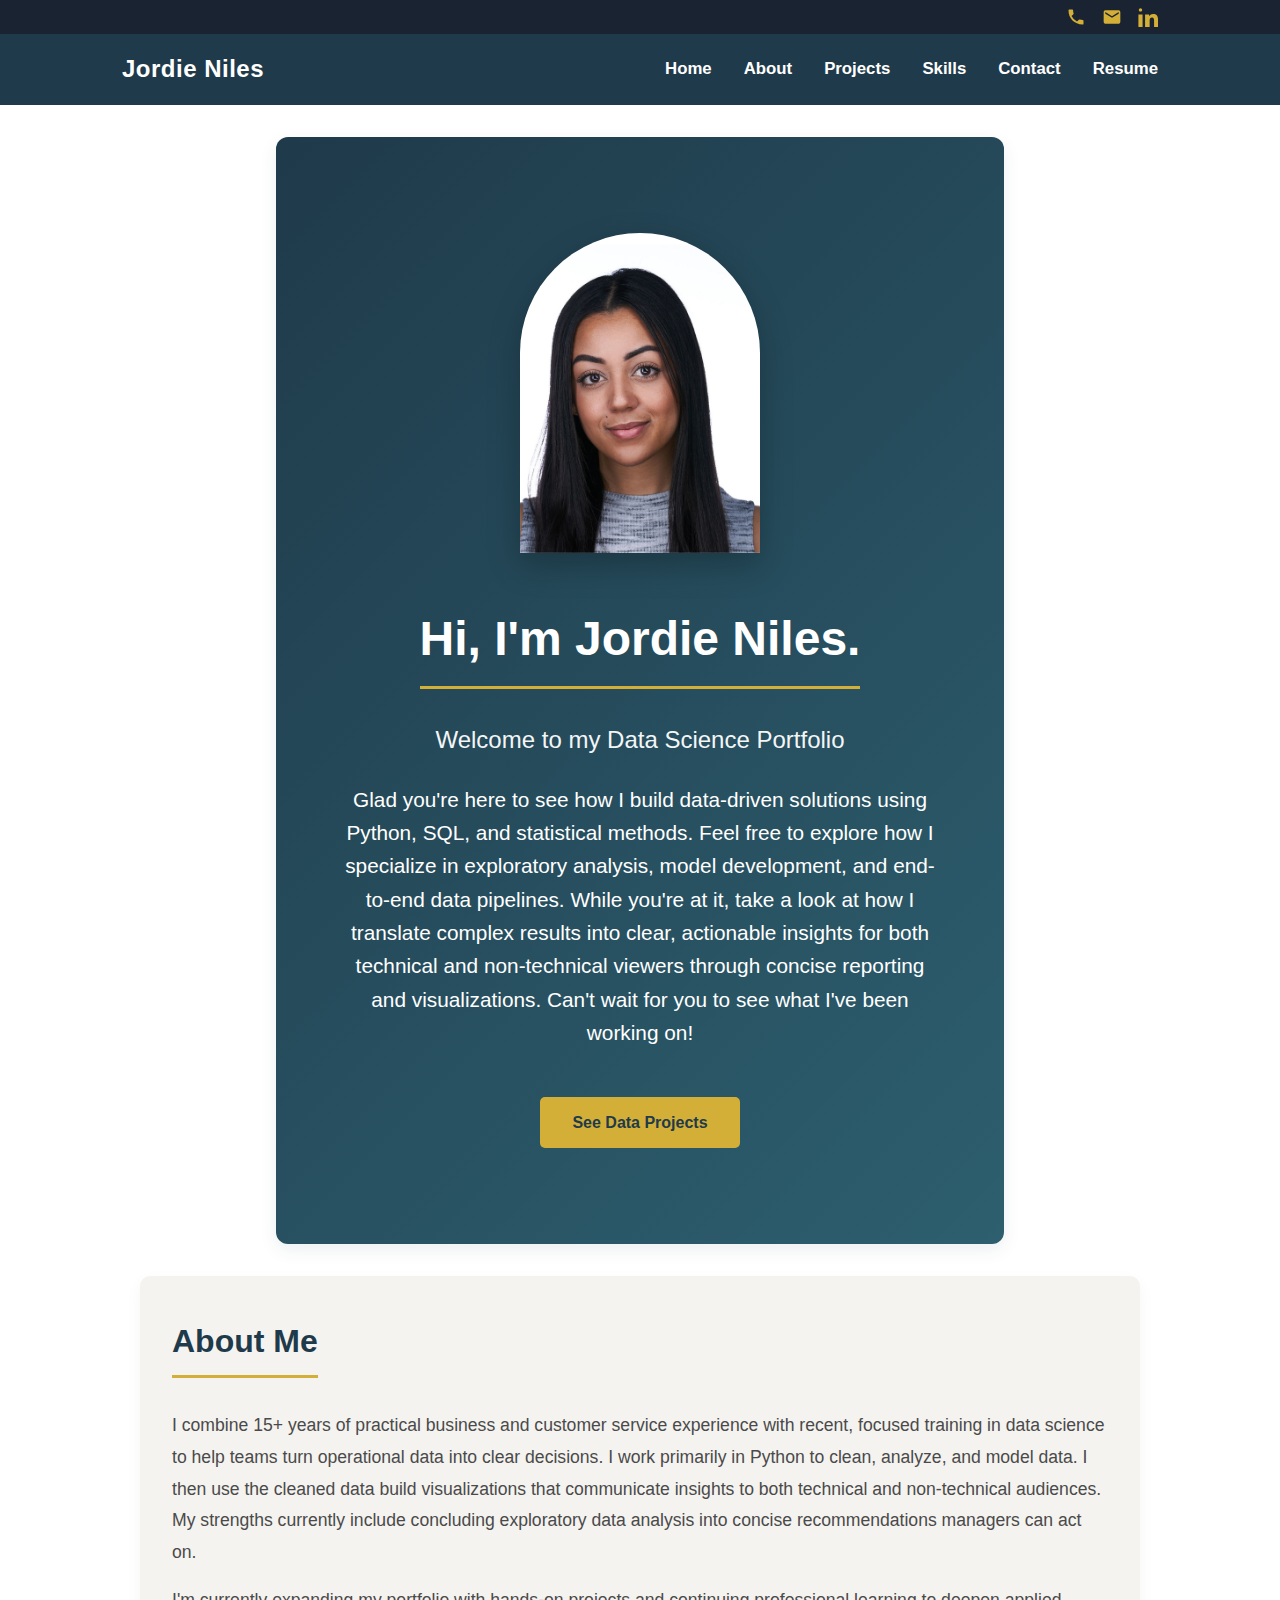
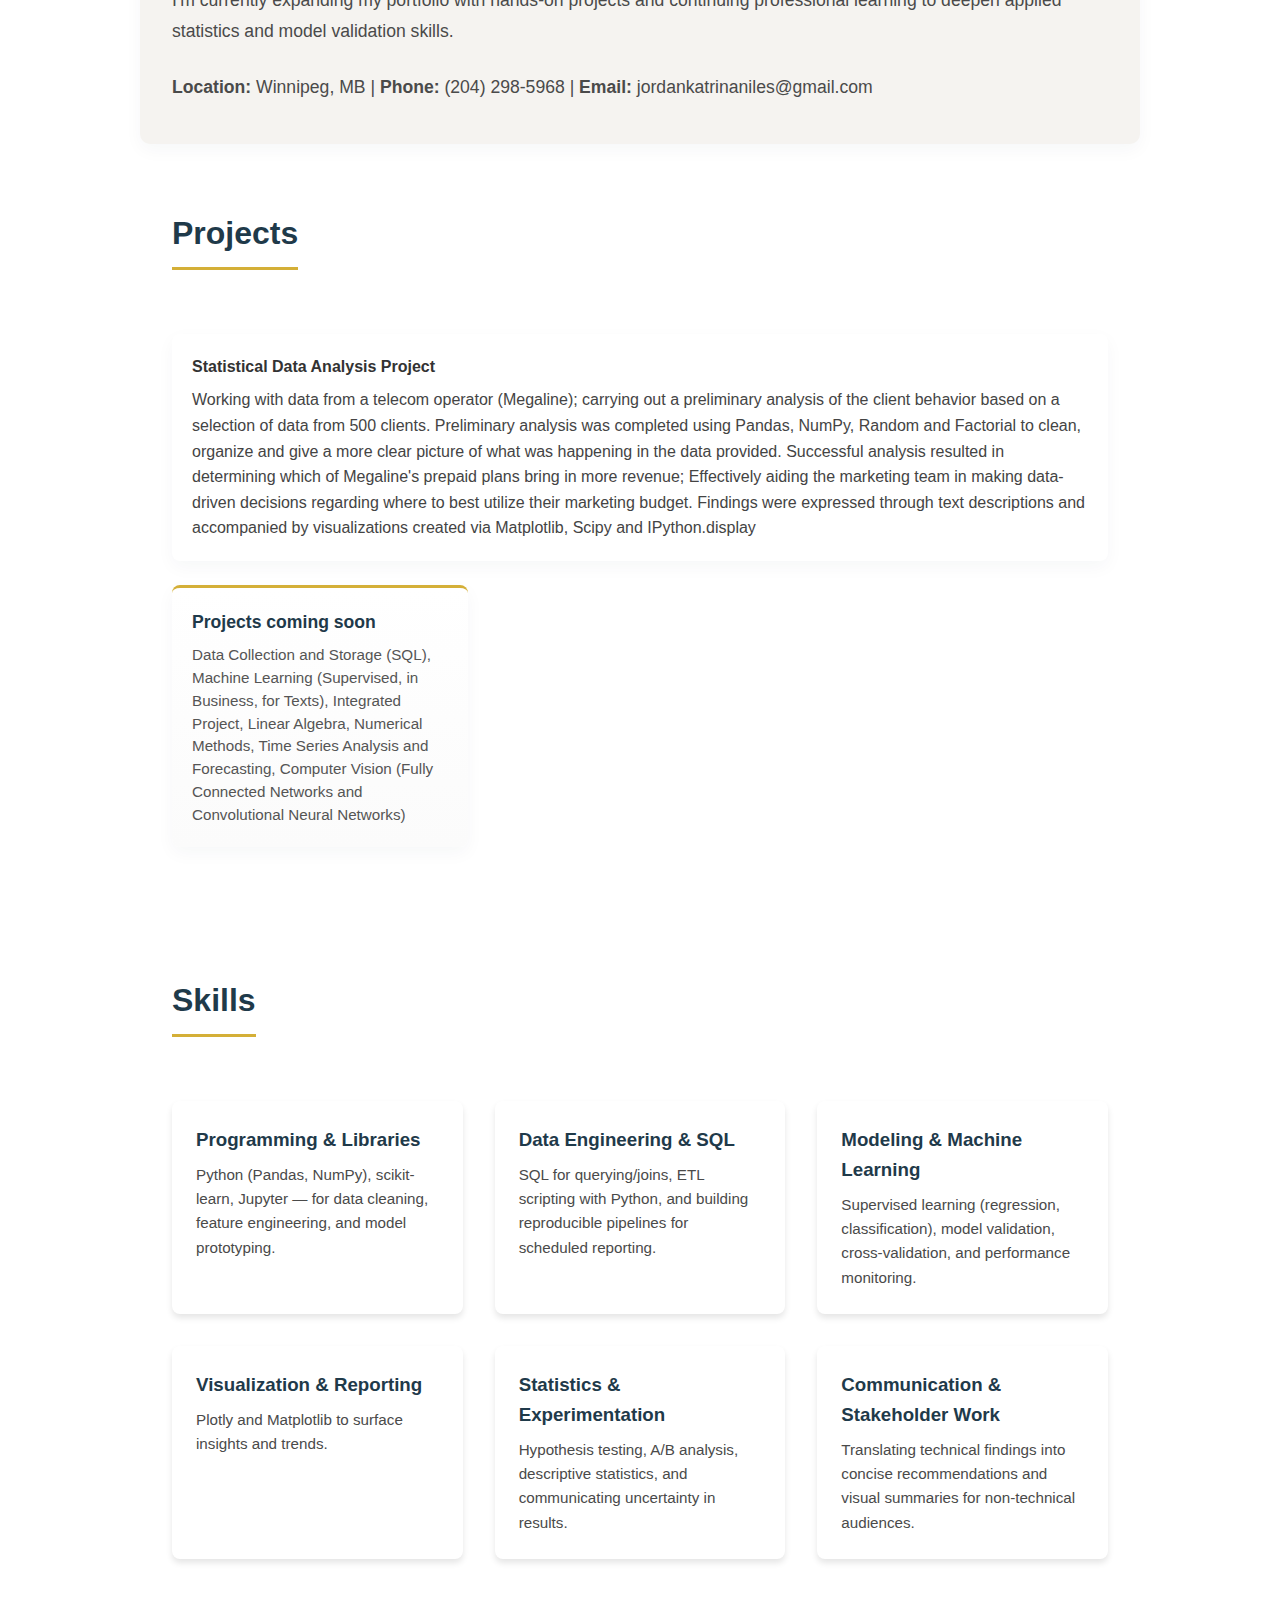
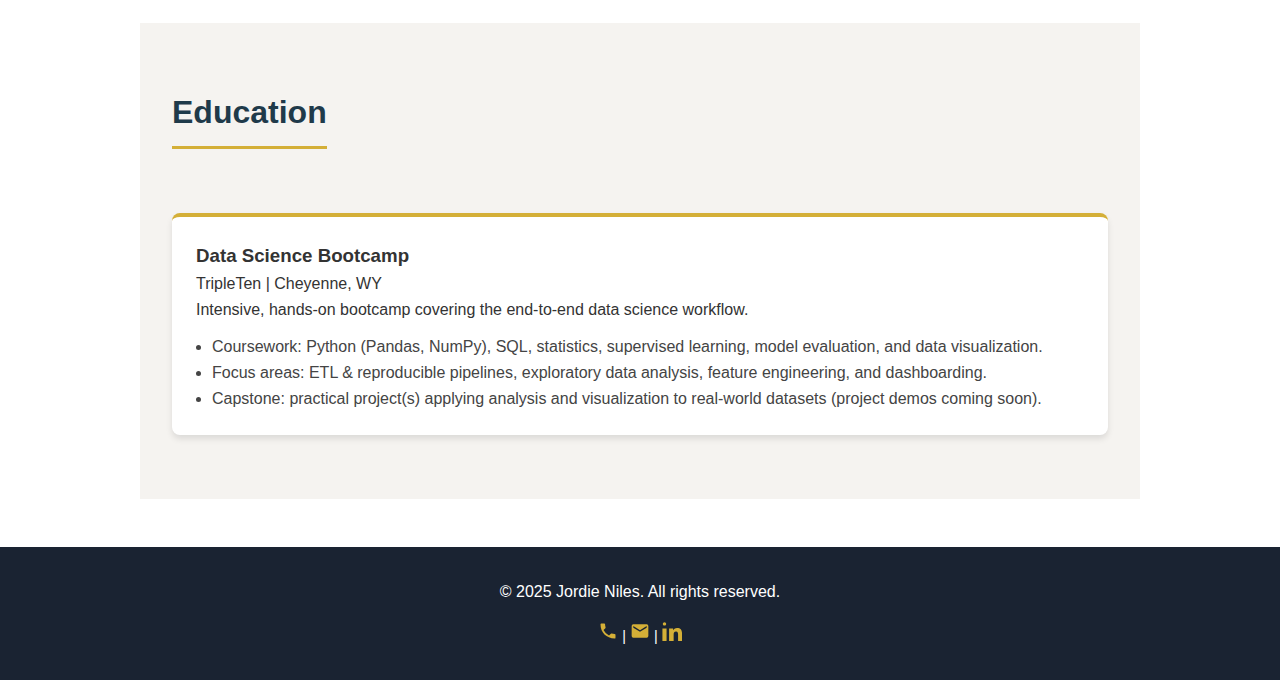
<file: index.html>
<!DOCTYPE html>
<html lang="en">

<head>
  <meta charset="UTF-8">
  <meta name="viewport" content="width=device-width, initial-scale=1.0">
  <title>Jordie Niles - Portfolio</title>
  <style>
    * {
      box-sizing: border-box;
      margin: 0;
      padding: 0;
    }

    :root {
      --header-height: 96px;
    }

    body {
      font-family: 'Segoe UI', Tahoma, Geneva, Verdana, sans-serif;
      line-height: 1.6;
      color: #333;
    }

    /* layout helpers */
    .container {
      max-width: 1100px;
      margin: 0 auto;
      padding: 0 2rem;
      width: 100%;
    }

    /* Topbar */
    .topbar {
      background: #1a2332;
      color: #fff;
      padding: 0.45rem 0;
      font-size: 0.95rem;
    }

    .topbar .container {
      display: flex;
      justify-content: space-between;
      align-items: center;
    }

    .topbar-right {
      display: flex;
      gap: 1rem;
      align-items: center;
    }

    /* Header */
    header {
      background-color: #1f3a4a;
      color: white;
      padding: 1rem 0;
      position: sticky;
      top: 0;
      z-index: 40;
    }

    .header-inner {
      display: flex;
      align-items: center;
      justify-content: space-between;
      gap: 1rem;
    }

    .brand {
      font-size: 1.5rem;
      color: white;
      margin: 0;
      font-weight: 700;
      letter-spacing: 0.5px;
    }

    .nav-toggle {
      background: transparent;
      border: none;
      color: white;
      display: inline-flex;
      align-items: center;
      justify-content: center;
      padding: 0.3rem;
      cursor: pointer;
    }

    .nav-toggle:focus {
      outline: 2px solid #d4af37;
      outline-offset: 2px;
    }

    /* main nav (off-canvas on small screens) */
    .main-nav {
      position: fixed;
      top: 0;
      right: 0;
      height: 100vh;
      width: 280px;
      background: #fff;
      box-shadow: -8px 0 24px rgba(0, 0, 0, 0.12);
      transform: translateX(100%);
      transition: transform 240ms cubic-bezier(.2, .9, .3, 1);
      padding: 3.5rem 1.5rem;
      z-index: 60;
    }

    body.nav-open .main-nav {
      transform: translateX(0);
    }

    .main-nav ul {
      list-style: none;
      padding: 0;
      margin: 0;
      display: flex;
      flex-direction: column;
      gap: 1rem;
    }

    .main-nav a {
      color: #2c3e50;
      font-weight: 600;
      text-decoration: none;
      font-size: 1.05rem;
    }

    /* Desktop inline nav */
    @media (min-width: 769px) {
      .nav-toggle {
        display: none;
      }

      .main-nav {
        position: static;
        transform: none;
        height: auto;
        width: auto;
        background: transparent;
        padding: 0;
        box-shadow: none;
      }

      .main-nav ul {
        flex-direction: row;
        gap: 2rem;
      }

      .main-nav a {
        color: white;
      }
    }

    /* Icon link styles */
    .icon-link {
      display: inline-flex;
      align-items: center;
      gap: 0.5rem;
      text-decoration: none;
      color: inherit;
      position: relative;
    }

    .icon-link svg {
      width: 20px;
      height: 20px;
      display: block;
      fill: currentColor;
      transition: transform 160ms cubic-bezier(.2, .9, .3, 1), opacity 160ms ease;
      transform-origin: center center;
      will-change: transform;
    }

    .icon-link:hover svg,
    .icon-link:focus svg,
    .icon-link:focus-visible svg {
      transform: scale(1.12);
    }

    .icon-link:hover {
      color: #b8860b;
    }

    .footer-link {
      color: #d4af37;
    }

    /* accessibility helper */
    .sr-only {
      position: absolute;
      width: 1px;
      height: 1px;
      padding: 0;
      margin: -1px;
      overflow: hidden;
      clip: rect(0, 0, 0, 0);
      white-space: nowrap;
      border: 0;
    }

    /* Tooltip styling */
    .icon-link[data-tooltip]::after,
    .icon-link[data-tooltip]::before {
      opacity: 0;
      pointer-events: none;
      visibility: hidden;
      transition: opacity 180ms ease, transform 180ms ease;
      z-index: 20;
    }

    .icon-link[data-tooltip]::after {
      content: attr(data-tooltip);
      position: absolute;
      bottom: 125%;
      left: 50%;
      transform: translateX(-50%) translateY(6px);
      background: #1f3a4a;
      color: #fff;
      padding: 6px 8px;
      border-radius: 4px;
      font-size: 0.85rem;
      white-space: nowrap;
      box-shadow: 0 4px 8px rgba(0, 0, 0, 0.15);
    }

    .icon-link[data-tooltip]::before {
      content: '';
      position: absolute;
      bottom: 115%;
      left: 50%;
      transform: translateX(-50%) translateY(6px);
      border-width: 6px 6px 0 6px;
      border-style: solid;
      border-color: #1f3a4a transparent transparent transparent;
    }

    .icon-link[data-tooltip]:hover::after,
    .icon-link[data-tooltip]:focus::after,
    .icon-link[data-tooltip]:hover::before,
    .icon-link[data-tooltip]:focus::before {
      opacity: 1;
      transform: translateX(-50%) translateY(0);
      visibility: visible;
    }

    .icon-link[data-tooltip]:focus-visible::after,
    .icon-link[data-tooltip]:focus-visible::before {
      opacity: 1;
      transform: translateX(-50%) translateY(0);
      visibility: visible;
    }

    /* Hero Section */
    .hero {
      background: linear-gradient(135deg, #1f3a4a 0%, #2d5f6f 100%);
      color: white;
      padding: 6rem 2rem;
      text-align: center;
      min-height: 400px;
      display: flex;
      flex-direction: column;
      justify-content: center;
      align-items: center;
      border-radius: 12px;
      overflow: hidden;
      box-shadow: 0 6px 18px rgba(31, 58, 74, 0.08);
      margin: 1rem 0;
      /* give a small gap so rounded corners are visible against header/footer */
    }

    /* hero viewport wrapper centers hero vertically in the viewport below the header */
    .hero-viewport {
      display: flex;
      align-items: center;
      justify-content: center;
      min-height: calc(100vh - var(--header-height));
      padding: 1rem 0;
    }

    /* constrain hero content and ensure true centering */
    .hero .hero-inner {
      display: flex;
      flex-direction: column;
      align-items: center;
      justify-content: center;
      gap: 1rem;
      width: 100%;
      max-width: 900px;
      margin: 0 auto;
    }

    .hero h2 {
      font-size: 3rem;
      margin-bottom: 1rem;
      color: white;
    }

    .hero .tagline {
      font-size: 1.5rem;
      margin-bottom: 0.5rem;
      font-weight: 500;
      opacity: 0.95;
    }

    .hero p {
      font-size: 1.3rem;
      margin-bottom: 2rem;
      max-width: 600px;
    }

    .cta-button {
      display: inline-block;
      background-color: #d4af37;
      color: #1f3a4a;
      padding: 0.8rem 2rem;
      border-radius: 5px;
      text-decoration: none;
      transition: background-color 0.3s ease;
      font-weight: 600;
    }

    .cta-button:hover {
      background-color: #e8c547;
    }

    /* Profile Image */
    .profile-image {
      width: 240px;
      height: 320px;
      border-radius: 120px 120px 0 0;
      object-fit: cover;
      box-shadow: 0 12px 32px rgba(0, 0, 0, 0.25);
      margin-bottom: 2rem;
    }

    /* Sections */
    section {
      padding: 4rem 2rem;
      max-width: 1000px;
      margin: 0 auto;
    }

    section h2 {
      font-size: 2rem;
      margin-bottom: 2rem;
      color: #1f3a4a;
      border-bottom: 3px solid #d4af37;
      padding-bottom: 0.5rem;
      display: inline-block;
    }

    /* About */
    #about {
      background-color: #f5f3f0;
      border-radius: 10px;
      padding: 2.5rem 2rem;
      box-shadow: 0 6px 18px rgba(31, 58, 74, 0.04);
    }

    #about p {
      font-size: 1.1rem;
      line-height: 1.8;
      color: #4a4a4a;
    }

    /* Experience */
    #experience {
      background-color: white;
    }

    .experience-container {
      display: flex;
      flex-direction: column;
      gap: 2rem;
      margin-top: 2rem;
    }

    .experience-card {
      background-color: #fafaf8;
      padding: 1.5rem;
      border-left: 4px solid #d4af37;
      border-radius: 4px;
      box-shadow: 0 2px 4px rgba(0, 0, 0, 0.05);
    }

    .experience-header {
      display: flex;
      justify-content: space-between;
      align-items: start;
      margin-bottom: 0.5rem;
    }

    .experience-card h3 {
      color: #1f3a4a;
      margin: 0;
      font-size: 1.3rem;
    }

    .experience-date {
      background-color: #d4af37;
      color: #1f3a4a;
      padding: 0.4rem 0.8rem;
      border-radius: 20px;
      font-size: 0.9rem;
      white-space: nowrap;
      margin-left: 1rem;
      font-weight: 600;
    }

    .experience-card .company {
      color: #666;
      font-weight: 600;
      margin: 0.3rem 0 1rem 0;
      font-size: 1rem;
    }

    .experience-card ul {
      list-style: none;
      padding: 0;
    }

    .experience-card li {
      color: #4a4a4a;
      padding: 0.5rem 0;
      padding-left: 1.5rem;
      position: relative;
      line-height: 1.6;
    }

    .experience-card li:before {
      content: "→";
      position: absolute;
      left: 0;
      color: #d4af37;
      font-weight: bold;
    }

    /* Projects */
    .projects-container {
      display: grid;
      grid-template-columns: repeat(auto-fit, minmax(260px, 1fr));
      gap: 1.5rem;
      margin-top: 2rem;
    }

    .project-card {
      background: linear-gradient(180deg, #ffffff 0%, #fbfbfb 100%);
      border-radius: 8px;
      padding: 1.25rem;
      box-shadow: 0 6px 18px rgba(31, 58, 74, 0.04);
      border-top: 3px solid #d4af37;
    }

    .project-card h3 {
      margin: 0 0 0.5rem 0;
      color: #1f3a4a;
      font-size: 1.1rem;
    }

    .project-card p {
      color: #555;
      font-size: 0.95rem;
      line-height: 1.5;
    }

    /* Education */
    #education {
      background-color: #f5f3f0;
    }

    .education-container {
      display: grid;
      grid-template-columns: repeat(auto-fit, minmax(280px, 1fr));
      gap: 2rem;
      margin-top: 2rem;
    }

    .education-card {
      background-color: white;
      padding: 1.5rem;
      border-radius: 8px;
      box-shadow: 0 4px 6px rgba(0, 0, 0, 0.1);
      border-top: 4px solid #d4af37;
    }

    /* Skills */
    .skills-container {
      display: grid;
      grid-template-columns: repeat(auto-fit, minmax(250px, 1fr));
      gap: 2rem;
      margin-top: 2rem;
    }

    .skill-card {
      background-color: white;
      padding: 1.5rem;
      border-radius: 8px;
      box-shadow: 0 4px 6px rgba(0, 0, 0, 0.1);
      transition: transform 0.3s ease;
    }

    .skill-card:hover {
      transform: translateY(-5px);
    }

    .skill-card h3 {
      color: #1f3a4a;
      margin-bottom: 0.5rem;
      font-weight: 600;
    }

    .skill-card p {
      color: #4a4a4a;
      font-size: 0.95rem;
    }

    /* Footer */
    footer {
      background-color: #1a2332;
      color: white;
      text-align: center;
      padding: 2rem;
      margin-top: 3rem;
    }

    @media (max-width: 768px) {
      .skills-container {
        grid-template-columns: 1fr;
      }

      .education-container {
        grid-template-columns: 1fr;
      }
    }
  </style>
</head>

<body>

  <!-- Compact contact topbar -->
  <div class="topbar" role="banner" aria-hidden="false">
    <div class="container">
      <div class="topbar-left"></div>
      <div class="topbar-right">
        <a href="tel:+12042985968" class="icon-link footer-link" title="Call (204) 298-5968">
          <svg viewBox="0 0 24 24" aria-hidden="true" focusable="false" xmlns="http://www.w3.org/2000/svg">
            <path
              d="M6.62 10.79a15.053 15.053 0 006.59 6.59l2.2-2.2a1 1 0 011.01-.24c1.12.37 2.33.57 3.57.57a1 1 0 011 1V20a1 1 0 01-1 1C10.07 21 3 13.93 3 4a1 1 0 011-1h3.5a1 1 0 011 1c0 1.24.2 2.45.57 3.57.13.4.04.86-.24 1.01l-2.21 2.21z" />
          </svg>
          <span class="sr-only">Call (204) 298-5968</span>
        </a>
        <a href="mailto:jordankatrinaniles@gmail.com" class="icon-link footer-link"
          title="Email jordankatrinaniles@gmail.com">
          <svg viewBox="0 0 24 24" aria-hidden="true" focusable="false" xmlns="http://www.w3.org/2000/svg">
            <path d="M20 4H4a2 2 0 00-2 2v12a2 2 0 002 2h16a2 2 0 002-2V6a2 2 0 00-2-2zm0 4l-8 5-8-5V6l8 5 8-5v2z" />
          </svg>
          <span class="sr-only">Email jordankatrinaniles@gmail.com</span>
        </a>
        <a href="https://www.linkedin.com/in/jordieniles" target="_blank" rel="noopener" class="icon-link footer-link"
          title="View LinkedIn profile">
          <svg viewBox="0 0 24 24" aria-hidden="true" focusable="false" xmlns="http://www.w3.org/2000/svg">
            <path
              d="M4.98 3.5C4.98 4.6 4.14 5.5 3 5.5 1.86 5.5 1 4.6 1 3.5 1 2.4 1.86 1.5 3 1.5c1.14 0 1.98.9 1.98 2zM.5 8.98h4.98V24H.5zM8.5 8.98h4.78v2.04h.07c.67-1.27 2.3-2.6 4.74-2.6 5.07 0 6 3.34 6 7.67V24H19.3v-7.37c0-1.76-.03-4.03-2.48-4.03-2.48 0-2.85 1.93-2.85 3.92V24H8.5z" />
          </svg>
          <span class="sr-only">LinkedIn</span>
        </a>
      </div>
    </div>
  </div>

  <!-- Header -->
  <header>
    <div class="container header-inner">
      <h1 class="brand">Jordie Niles</h1>
      <button id="nav-toggle" class="nav-toggle" aria-controls="site-nav" aria-expanded="false"
        aria-label="Toggle navigation">
        <svg width="24" height="24" viewBox="0 0 24 24" aria-hidden="true" focusable="false"
          xmlns="http://www.w3.org/2000/svg">
          <path d="M3 6h18M3 12h18M3 18h18" stroke="currentColor" stroke-width="2" stroke-linecap="round"
            stroke-linejoin="round" />
        </svg>
      </button>
      <nav id="site-nav" class="main-nav" role="navigation">
        <ul>
          <li><a href="#home">Home</a></li>
          <li><a href="#about">About</a></li>
          <li><a href="#projects">Projects</a></li>
          <li><a href="#skills">Skills</a></li>
          <li><a href="#contact">Contact</a></li>
          <li><a href="resume.html">Resume</a></li>
        </ul>
      </nav>
    </div>
  </header>

  <!-- Hero Section -->
  <div class="hero-viewport">
    <section class="hero" id="home">
      <div class="container hero-inner">
        <img src="images/profile.jpg" alt="Jordie Niles" class="profile-image">
        <h2>Hi, I'm Jordie Niles.</h2>
        <p class="tagline">Welcome to my Data Science Portfolio</p>
        <p>Glad you're here to see how I build data-driven solutions using Python, SQL, and statistical methods. Feel
          free to explore how I specialize in exploratory analysis, model development, and end-to-end data pipelines.
          While you're at it, take
          a look at how I translate complex
          results into clear, actionable insights for both technical and non-technical viewers through
          concise reporting and visualizations. Can't wait for you to see what I've been working on!</p>
        <a href="#projects" class="cta-button">See Data Projects</a>
      </div>
    </section>
  </div>

  <!-- About Me Section -->
  <section id="about">
    <h2>About Me</h2>
    <p>I combine 15+ years of practical business and customer service experience with recent, focused training in data
      science to help teams
      turn operational data into clear decisions. I work primarily in Python to clean, analyze, and model data. I then
      use the cleaned data
      build visualizations that communicate insights to both technical and non-technical audiences. My strengths
      currently include concluding exploratory data analysis into concise recommendations managers can act on.</p>
    <p style="margin-top:1rem;">I'm currently expanding my portfolio with hands-on projects and continuing professional
      learning to deepen applied statistics and model validation
      skills.</p>
    <p style="margin-top:1.5rem;"><strong>Location:</strong> Winnipeg, MB | <strong>Phone:</strong> (204) 298-5968 |
      <strong>Email:</strong> jordankatrinaniles@gmail.com
    </p>
  </section>

  <!-- Projects Section -->
  <section id="projects">
    <h2>Projects</h2>
    <div class="projects-container">
      <div
        style="grid-column:1/-1;background:#fff;border-radius:8px;padding:1.25rem;box-shadow:0 6px 18px rgba(31,58,74,0.04);">
        <strong>Statistical Data Analysis Project</strong>
        <p style="margin-top:0.5rem;color:#444;">Working with data from a telecom operator (Megaline); carrying out a
          preliminary analysis of the client behavior based on a selection of data from 500 clients. Preliminary
          analysis was completed using Pandas, NumPy, Random and Factorial to clean, organize and give a more clear
          picture
          of what was happening in the data provided. Successful analysis resulted in determining which of Megaline's
          prepaid plans bring in more revenue; Effectively aiding the marketing team in making data-driven decisions
          regarding where to best utilize their marketing budget. Findings were expressed through text descriptions and
          accompanied by visualizations created via Matplotlib, Scipy and IPython.display</p>
      </div>
      <div class="project-card">
        <h3>Projects coming soon</h3>
        <p class="muted">Data Collection and Storage (SQL), Machine Learning (Supervised, in Business, for Texts),
          Integrated Project, Linear Algebra, Numerical Methods, Time Series Analysis and Forecasting, Computer Vision
          (Fully Connected Networks and Convolutional Neural Networks)</p>
      </div>
    </div>
  </section>

  <!-- Skills Section -->
  <section id="skills">
    <h2>Skills</h2>
    <div class="skills-container">
      <div class="skill-card">
        <h3>Programming & Libraries</h3>
        <p>Python (Pandas, NumPy), scikit-learn, Jupyter — for data cleaning, feature engineering, and model
          prototyping.</p>
      </div>
      <div class="skill-card">
        <h3>Data Engineering & SQL</h3>
        <p>SQL for querying/joins, ETL scripting with Python, and building reproducible pipelines for scheduled
          reporting.</p>
      </div>
      <div class="skill-card">
        <h3>Modeling & Machine Learning</h3>
        <p>Supervised learning (regression, classification), model validation, cross-validation, and performance
          monitoring.</p>
      </div>
      <div class="skill-card">
        <h3>Visualization & Reporting</h3>
        <p>Plotly and Matplotlib to surface insights and trends.</p>
      </div>
      <div class="skill-card">
        <h3>Statistics & Experimentation</h3>
        <p>Hypothesis testing, A/B analysis, descriptive statistics, and communicating uncertainty in results.</p>
      </div>
      <div class="skill-card">
        <h3>Communication & Stakeholder Work</h3>
        <p>Translating technical findings into concise recommendations and visual summaries for non-technical audiences.
        </p>
      </div>
    </div>
  </section>

  <!-- Education Section -->
  <section id="education">
    <h2>Education</h2>
    <div class="education-container">
      <div class="education-card">
        <h3>Data Science Bootcamp</h3>
        <p class="education-institution">TripleTen | Cheyenne, WY</p>
        <p class="education-description">Intensive, hands-on bootcamp covering the end-to-end data science workflow.</p>
        <ul style="margin-top:0.75rem;padding-left:1rem;color:#444;">
          <li>Coursework: Python (Pandas, NumPy), SQL, statistics, supervised learning, model evaluation, and data
            visualization.</li>
          <li>Focus areas: ETL & reproducible pipelines, exploratory data analysis, feature engineering, and
            dashboarding.</li>
          <li>Capstone: practical project(s) applying analysis and visualization to real-world datasets (project demos
            coming soon).</li>
        </ul>
      </div>
    </div>
  </section>

  <!-- Footer -->
  <footer>
    <p>&copy; 2025 Jordie Niles. All rights reserved.</p>
    <p style="margin-top: 1rem; font-size: 0.9rem;">
      <a href="tel:+12042985968" class="icon-link footer-link" data-tooltip="Call (204) 298-5968"
        title="Call (204) 298-5968" style="text-decoration:none;">
        <svg viewBox="0 0 24 24" aria-hidden="true" focusable="false" xmlns="http://www.w3.org/2000/svg">
          <path
            d="M6.62 10.79a15.053 15.053 0 006.59 6.59l2.2-2.2a1 1 0 011.01-.24c1.12.37 2.33.57 3.57.57a1 1 0 011 1V20a1 1 0 01-1 1C10.07 21 3 13.93 3 4a1 1 0 011-1h3.5a1 1 0 011 1c0 1.24.2 2.45.57 3.57.13.4.04.86-.24 1.01l-2.21 2.21z" />
        </svg>
        <span class="sr-only">Call (204) 298-5968</span>
      </a> |
      <a href="mailto:jordankatrinaniles@gmail.com" class="icon-link footer-link"
        data-tooltip="Email jordankatrinaniles@gmail.com" title="Email jordankatrinaniles@gmail.com"
        style="text-decoration:none;">
        <svg viewBox="0 0 24 24" aria-hidden="true" focusable="false" xmlns="http://www.w3.org/2000/svg">
          <path d="M20 4H4a2 2 0 00-2 2v12a2 2 0 002 2h16a2 2 0 002-2V6a2 2 0 00-2-2zm0 4l-8 5-8-5V6l8 5 8-5v2z" />
        </svg>
        <span class="sr-only">Email jordankatrinaniles@gmail.com</span>
      </a> |
      <a href="https://www.linkedin.com/in/jordieniles" target="_blank" rel="noopener" class="icon-link footer-link"
        data-tooltip="View LinkedIn profile" title="View LinkedIn profile" style="text-decoration:none;">
        <svg viewBox="0 0 24 24" aria-hidden="true" focusable="false" xmlns="http://www.w3.org/2000/svg">
          <path
            d="M4.98 3.5C4.98 4.6 4.14 5.5 3 5.5 1.86 5.5 1 4.6 1 3.5 1 2.4 1.86 1.5 3 1.5c1.14 0 1.98.9 1.98 2zM.5 8.98h4.98V24H.5zM8.5 8.98h4.78v2.04h.07c.67-1.27 2.3-2.6 4.74-2.6 5.07 0 6 3.34 6 7.67V24H19.3v-7.37c0-1.76-.03-4.03-2.48-4.03-2.48 0-2.85 1.93-2.85 3.92V24H8.5z" />
        </svg>
        <span class="sr-only">LinkedIn</span>
      </a>
    </p>
  </footer>

  <script>
    (function () {
      const toggle = document.getElementById('nav-toggle');
      const body = document.body;
      const nav = document.getElementById('site-nav');
      if (!toggle || !nav) return;

      function openNav() { body.classList.add('nav-open'); toggle.setAttribute('aria-expanded', 'true'); const first = nav.querySelector('a'); if (first) first.focus(); }
      function closeNav() { body.classList.remove('nav-open'); toggle.setAttribute('aria-expanded', 'false'); toggle.focus(); }

      toggle.addEventListener('click', function () { if (body.classList.contains('nav-open')) closeNav(); else openNav(); });
      document.addEventListener('keydown', function (e) { if (e.key === 'Escape' && body.classList.contains('nav-open')) closeNav(); });
      document.addEventListener('click', function (e) { if (!body.classList.contains('nav-open')) return; const isInside = nav.contains(e.target) || toggle.contains(e.target); if (!isInside) closeNav(); });
    })();
  </script>
  <script>
    (function () {
      // compute combined topbar + header height and set --header-height CSS variable
      function setHeaderHeight() {
        try {
          const topbar = document.querySelector('.topbar');
          const header = document.querySelector('header');
          let h = 0;
          if (topbar) h += Math.ceil(topbar.getBoundingClientRect().height);
          if (header) h += Math.ceil(header.getBoundingClientRect().height);
          if (!h || h <= 0) h = 96; // fallback
          document.documentElement.style.setProperty('--header-height', h + 'px');
        } catch (err) {
          // ignore
        }
      }

      // run on load and resize
      window.addEventListener('load', setHeaderHeight);
      window.addEventListener('resize', function () { window.requestAnimationFrame(setHeaderHeight); });

      // also run once now in case DOM is ready
      if (document.readyState === 'complete' || document.readyState === 'interactive') setHeaderHeight();
      else document.addEventListener('DOMContentLoaded', setHeaderHeight);

      // when fonts finish loading they can change layout — recalc then
      if (document.fonts && document.fonts.ready) {
        document.fonts.ready.then(setHeaderHeight).catch(function () { });
      }
    })();
  </script>
</body>

</html>
</file>
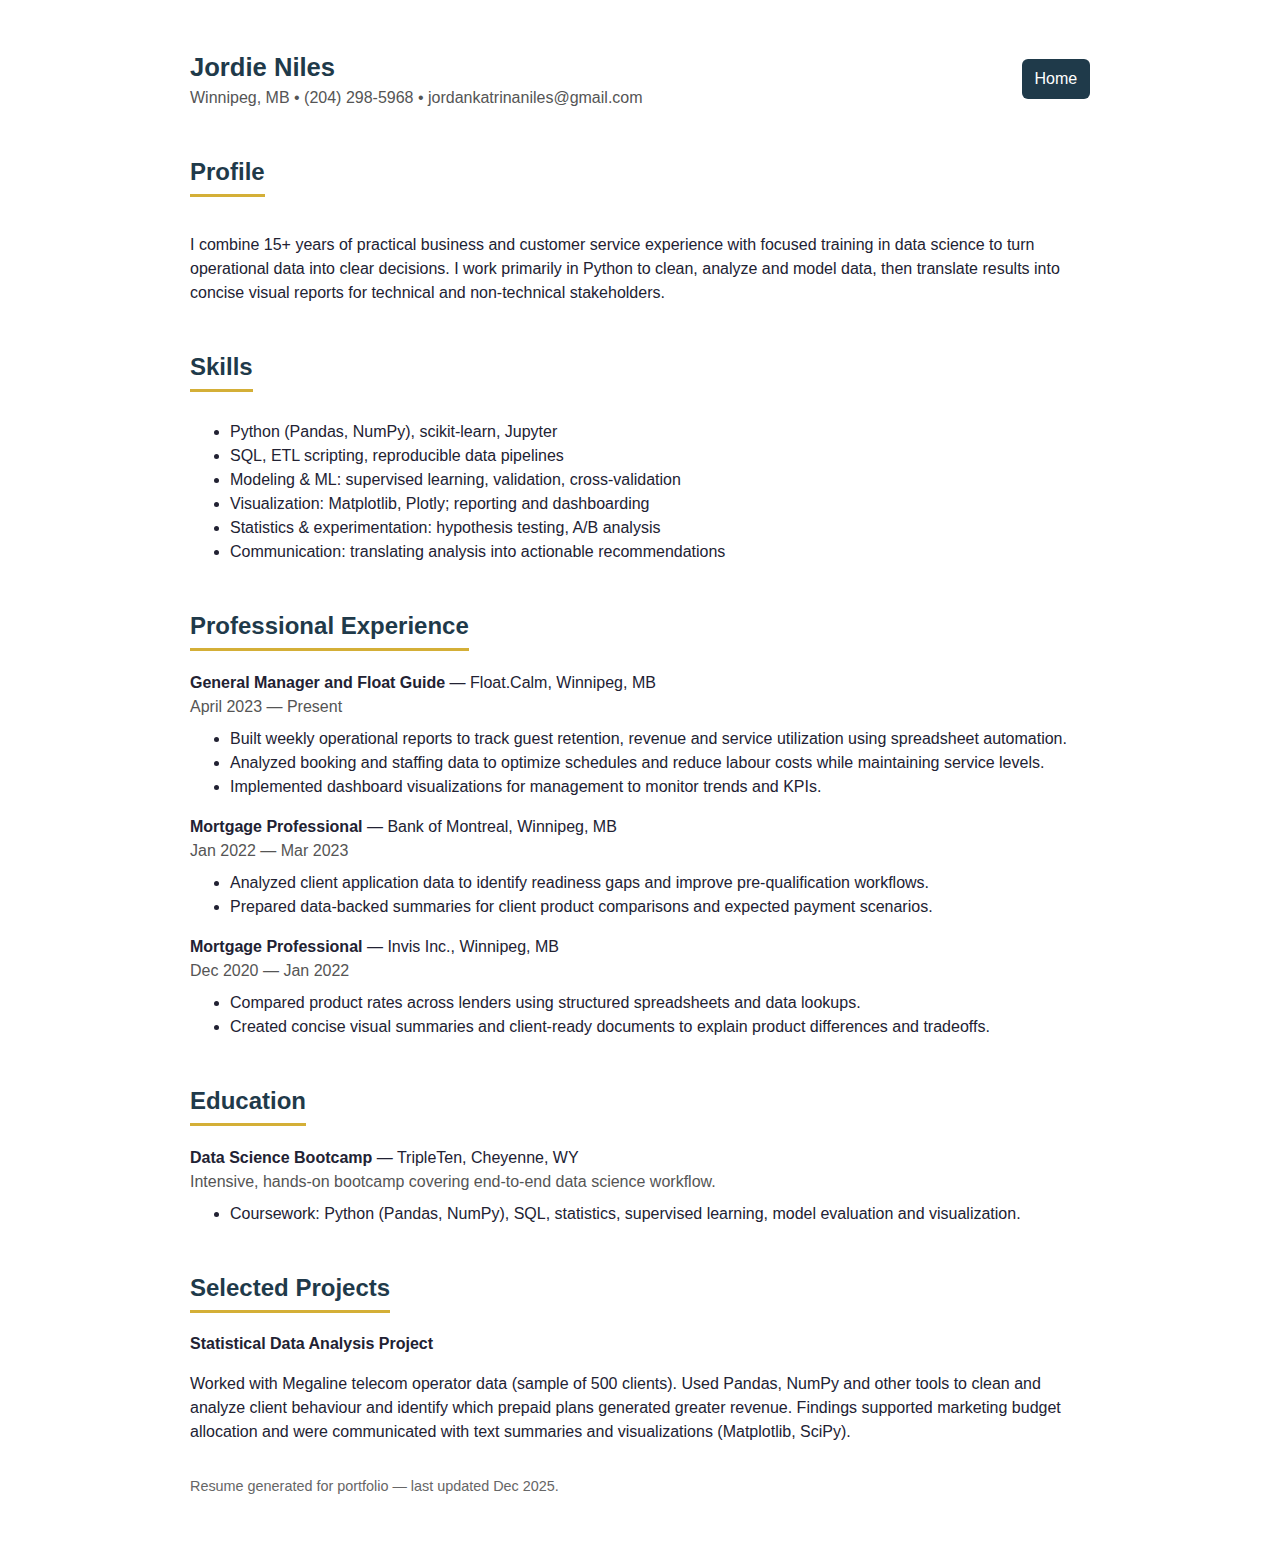
<file: resume.html>
<!DOCTYPE html>
<html lang="en">

<head>
    <meta charset="utf-8">
    <meta name="viewport" content="width=device-width,initial-scale=1">
    <title>Jordie Niles — Resume</title>
    <style>
        body {
            font-family: 'Segoe UI', Tahoma, Geneva, Verdana, sans-serif;
            color: #223;
            line-height: 1.5;
            margin: 0;
            padding: 0;
        }

        .container {
            max-width: 900px;
            margin: 2rem auto;
            padding: 1rem 2rem
        }

        header {
            display: flex;
            justify-content: space-between;
            align-items: center
        }

        h1 {
            margin: 0;
            font-size: 1.6rem;
            color: #1f3a4a
        }

        .meta {
            color: #555
        }

        section {
            margin-top: 1.5rem
        }

        section h2 {
            color: #1f3a4a;
            border-bottom: 3px solid #d4af37;
            display: inline-block;
            padding-bottom: .25rem
        }

        .job {
            margin-bottom: .75rem
        }

        ul {
            margin-top: .5rem
        }

        a.button {
            display: inline-block;
            padding: .5rem .8rem;
            background: #1f3a4a;
            color: #fff;
            border-radius: 6px;
            text-decoration: none
        }

        footer {
            margin-top: 2rem;
            color: #666;
            font-size: 0.9rem
        }
    </style>
</head>

<body>
    <div class="container">
        <header>
            <div>
                <h1>Jordie Niles</h1>
                <div class="meta">Winnipeg, MB • (204) 298-5968 • jordankatrinaniles@gmail.com</div>
            </div>
            <div>
                <a class="button" href="index.html">Home</a>
            </div>
        </header>

        <section id="profile">
            <h2>Profile</h2>
            <p>I combine 15+ years of practical business and customer service experience with focused training in data
                science to turn operational data into clear decisions. I work primarily in Python to clean, analyze and
                model data, then translate results into concise visual reports for technical and non-technical
                stakeholders.</p>
        </section>

        <section id="skills">
            <h2>Skills</h2>
            <ul>
                <li>Python (Pandas, NumPy), scikit-learn, Jupyter</li>
                <li>SQL, ETL scripting, reproducible data pipelines</li>
                <li>Modeling & ML: supervised learning, validation, cross-validation</li>
                <li>Visualization: Matplotlib, Plotly; reporting and dashboarding</li>
                <li>Statistics & experimentation: hypothesis testing, A/B analysis</li>
                <li>Communication: translating analysis into actionable recommendations</li>
            </ul>
        </section>

        <section id="experience">
            <h2>Professional Experience</h2>
            <div class="job">
                <strong>General Manager and Float Guide</strong> — Float.Calm, Winnipeg, MB
                <div class="meta">April 2023 — Present</div>
                <ul>
                    <li>Built weekly operational reports to track guest retention, revenue and service utilization using
                        spreadsheet automation.</li>
                    <li>Analyzed booking and staffing data to optimize schedules and reduce labour costs while
                        maintaining service levels.</li>
                    <li>Implemented dashboard visualizations for management to monitor trends and KPIs.</li>
                </ul>
            </div>

            <div class="job">
                <strong>Mortgage Professional</strong> — Bank of Montreal, Winnipeg, MB
                <div class="meta">Jan 2022 — Mar 2023</div>
                <ul>
                    <li>Analyzed client application data to identify readiness gaps and improve pre-qualification
                        workflows.</li>
                    <li>Prepared data-backed summaries for client product comparisons and expected payment scenarios.
                    </li>
                </ul>
            </div>

            <div class="job">
                <strong>Mortgage Professional</strong> — Invis Inc., Winnipeg, MB
                <div class="meta">Dec 2020 — Jan 2022</div>
                <ul>
                    <li>Compared product rates across lenders using structured spreadsheets and data lookups.</li>
                    <li>Created concise visual summaries and client-ready documents to explain product differences and
                        tradeoffs.</li>
                </ul>
            </div>
        </section>

        <section id="education">
            <h2>Education</h2>
            <div class="job">
                <strong>Data Science Bootcamp</strong> — TripleTen, Cheyenne, WY
                <div class="meta">Intensive, hands-on bootcamp covering end-to-end data science workflow.</div>
                <ul>
                    <li>Coursework: Python (Pandas, NumPy), SQL, statistics, supervised learning, model evaluation and
                        visualization.</li>
                </ul>
            </div>
        </section>

        <section id="projects">
            <h2>Selected Projects</h2>
            <div>
                <strong>Statistical Data Analysis Project</strong>
                <p>Worked with Megaline telecom operator data (sample of 500 clients). Used Pandas, NumPy and other
                    tools to clean and analyze client behaviour and identify which prepaid plans generated greater
                    revenue. Findings supported marketing budget allocation and were communicated with text summaries
                    and visualizations (Matplotlib, SciPy).</p>
            </div>
        </section>

        <footer>
            <p>Resume generated for portfolio — last updated Dec 2025.</p>
        </footer>
    </div>
</body>

</html>
</file>
